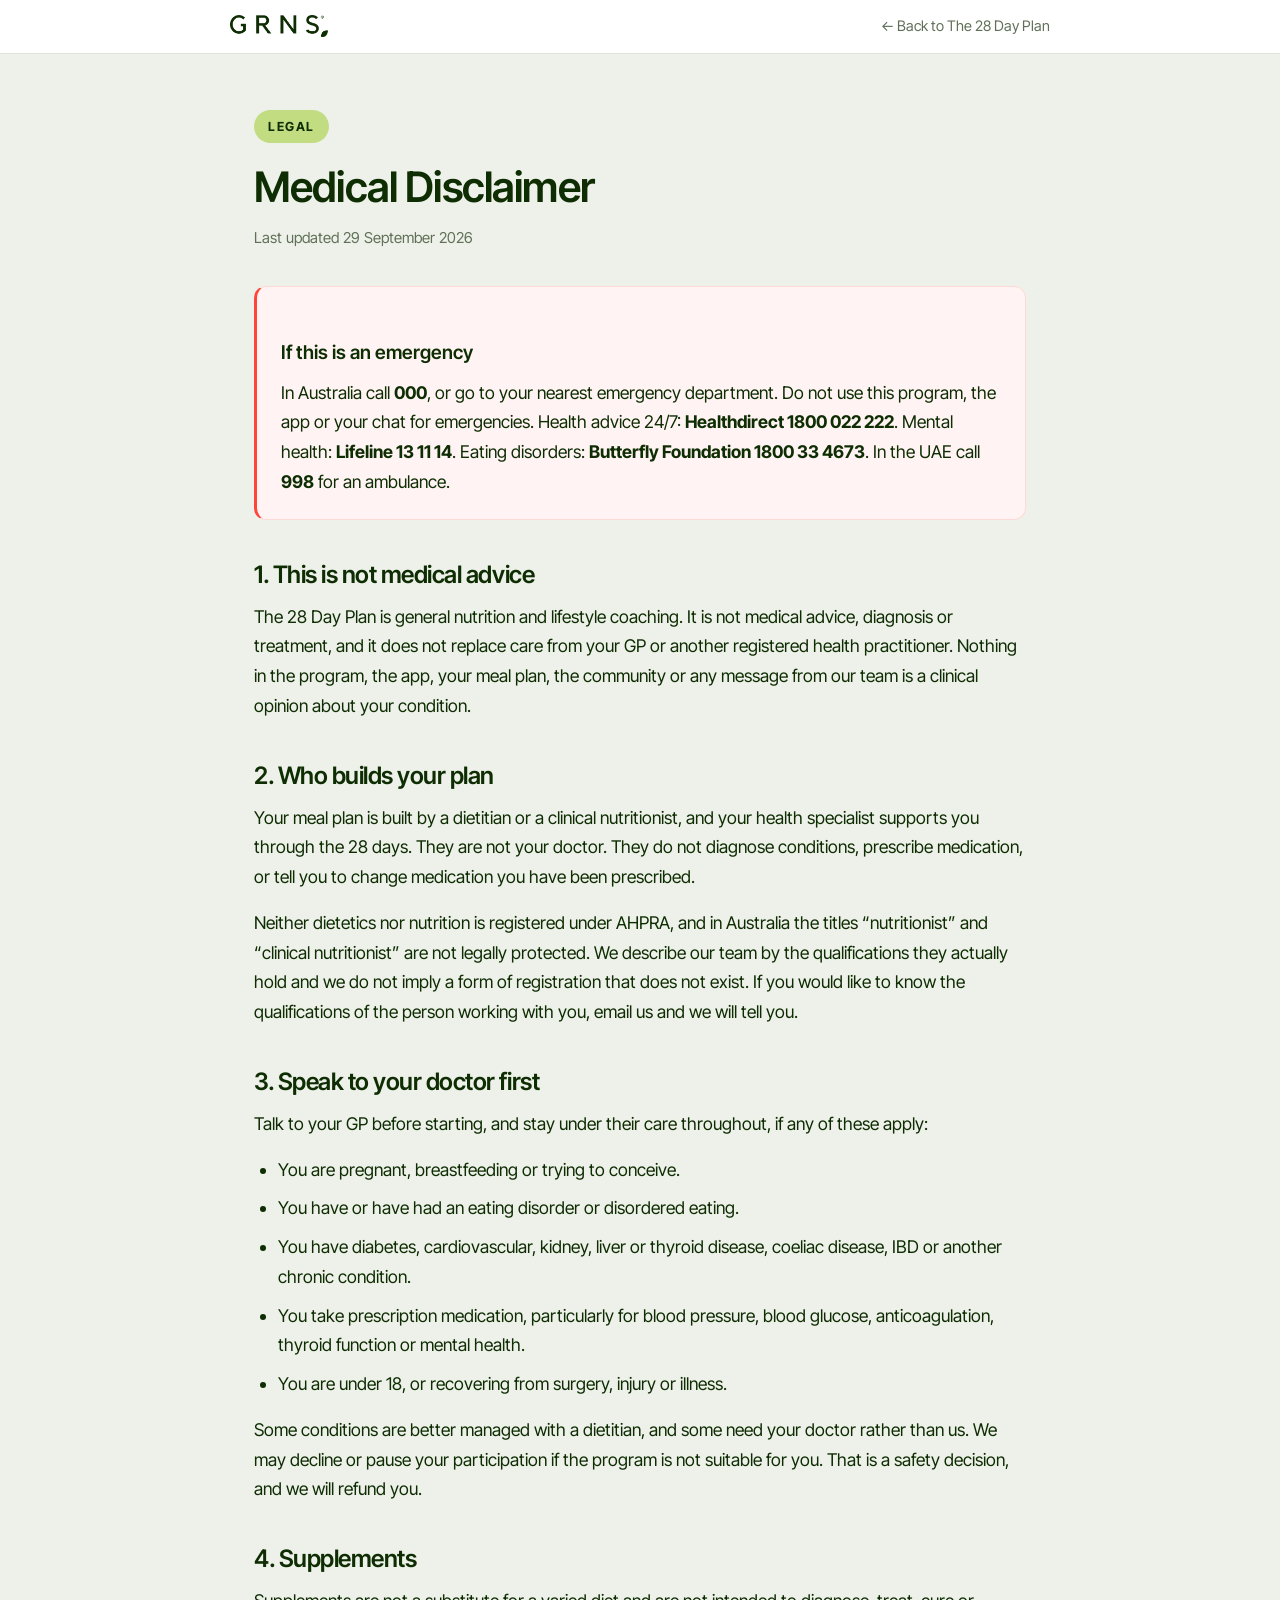
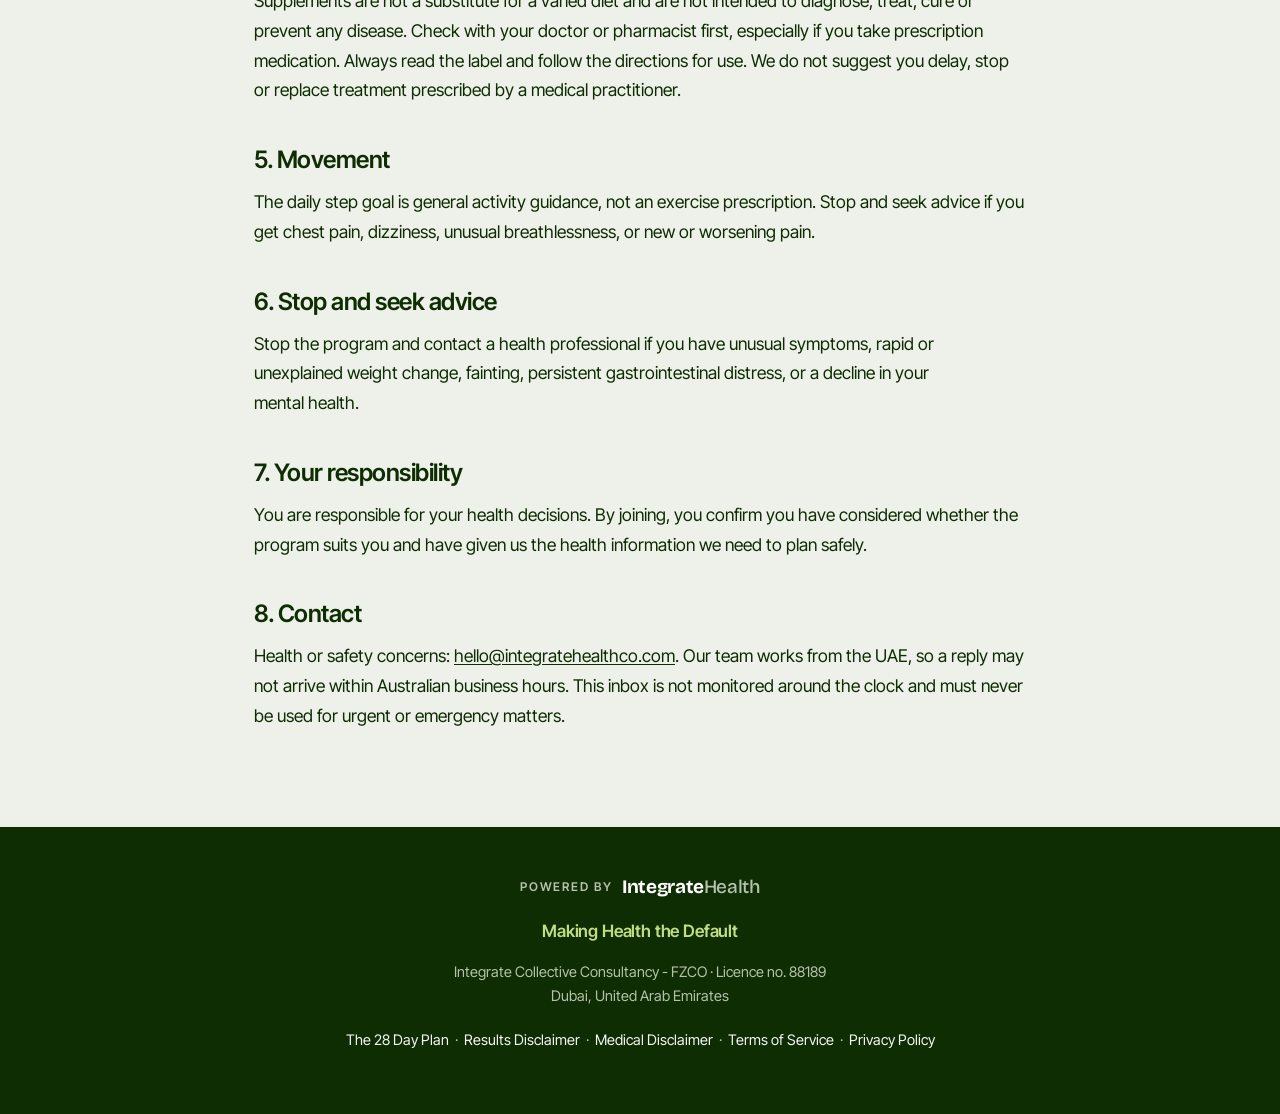
<file: legal/medical-disclaimer.html>
<!doctype html>
<html lang="en-AU">
<head>
<meta charset="utf-8">
<meta name="viewport" content="width=device-width, initial-scale=1">
<title>Medical Disclaimer | IntegrateHealth</title>
<meta name="description" content="The 28 Day Plan is nutrition and lifestyle coaching, not medical care. What that means, and when to speak to your doctor first.">
<link rel="preconnect" href="https://fonts.googleapis.com">
<link rel="preconnect" href="https://fonts.gstatic.com" crossorigin>
<link href="https://fonts.googleapis.com/css2?family=Inter+Tight:wght@400;500;600;700;800&display=swap" rel="stylesheet">
<link href="https://fonts.googleapis.com/css2?family=Bricolage+Grotesque:opsz,wght@12..96,500;12..96,700&text=IntegrateHealth&display=swap" rel="stylesheet">
<link rel="icon" type="image/png" href="[data-uri]">
<link rel="stylesheet" href="legal.css">
</head>
<body>

<header class="l-bar">
  <div class="l-bar-in">
    <a class="l-mark" href="../index.html"><img src="[data-uri]" alt="GRNS" width="98" height="22"></a>
    <a class="l-back" href="../index.html">&larr; Back to The 28 Day Plan</a>
  </div>
</header>

<main class="l-wrap">
  <span class="l-eyebrow">Legal</span>
  <h1>Medical Disclaimer</h1>
  <p class="l-updated">Last updated 29 September 2026</p>

  <div class="l-alert">
    <h3>If this is an emergency</h3>
    <p>In Australia call <strong>000</strong>, or go to your nearest emergency department. Do not use this
    program, the app or your chat for emergencies. Health advice 24/7:
    <strong>Healthdirect 1800 022 222</strong>. Mental health: <strong>Lifeline 13 11 14</strong>.
    Eating disorders: <strong>Butterfly Foundation 1800 33 4673</strong>. In the UAE call <strong>998</strong>
    for an ambulance.</p>
  </div>

  <h2>1. This is not medical advice</h2>
  <p>The 28 Day Plan is general nutrition and lifestyle coaching. It is not medical advice, diagnosis or
  treatment, and it does not replace care from your GP or another registered health practitioner. Nothing in
  the program, the app, your meal plan, the community or any message from our team is a clinical opinion about
  your condition.</p>

  <h2>2. Who builds your plan</h2>
  <p>Your meal plan is built by a dietitian or a clinical nutritionist, and your health specialist supports you
  through the 28 days. They are not your doctor. They do not diagnose conditions, prescribe medication, or tell
  you to change medication you have been prescribed.</p>
  <p>Neither dietetics nor nutrition is registered under AHPRA, and in Australia the titles
  &ldquo;nutritionist&rdquo; and &ldquo;clinical nutritionist&rdquo; are not legally protected. We describe our
  team by the qualifications they actually hold and we do not imply a form of registration that does not exist.
  If you would like to know the qualifications of the person working with you, email us and we will tell you.</p>

  <h2>3. Speak to your doctor first</h2>
  <p>Talk to your GP before starting, and stay under their care throughout, if any of these apply:</p>
  <ul>
    <li>You are pregnant, breastfeeding or trying to conceive.</li>
    <li>You have or have had an eating disorder or disordered eating.</li>
    <li>You have diabetes, cardiovascular, kidney, liver or thyroid disease, coeliac disease, IBD or another
        chronic condition.</li>
    <li>You take prescription medication, particularly for blood pressure, blood glucose, anticoagulation,
        thyroid function or mental health.</li>
    <li>You are under 18, or recovering from surgery, injury or illness.</li>
  </ul>
  <p>Some conditions are better managed with a dietitian, and some need your doctor rather than us. We may
  decline or pause your participation if the program is not suitable for you. That is a safety decision, and we
  will refund you.</p>

  <h2>4. Supplements</h2>
  <p>Supplements are not a substitute for a varied diet and are not intended to diagnose, treat, cure or
  prevent any disease. Check with your doctor or pharmacist first, especially if you take prescription
  medication. Always read the label and follow the directions for use. We do not suggest you delay, stop or
  replace treatment prescribed by a medical practitioner.</p>

  <h2>5. Movement</h2>
  <p>The daily step goal is general activity guidance, not an exercise prescription. Stop and seek advice if
  you get chest pain, dizziness, unusual breathlessness, or new or worsening pain.</p>

  <h2>6. Stop and seek advice</h2>
  <p>Stop the program and contact a health professional if you have unusual symptoms, rapid or unexplained
  weight change, fainting, persistent gastrointestinal distress, or a decline in your mental health.</p>

  <h2>7. Your responsibility</h2>
  <p>You are responsible for your health decisions. By joining, you confirm you have considered whether the
  program suits you and have given us the health information we need to plan safely.</p>

  <h2>8. Contact</h2>
  <p>Health or safety concerns: <a href="mailto:hello@integratehealthco.com">hello@integratehealthco.com</a>. Our team works from the UAE, so a reply
  may not arrive within Australian business hours. This inbox is not monitored around the clock and must never
  be used for urgent or emergency matters.</p>

</main>

<footer class="l-foot">
  <p class="powered">Powered by <span class="ih-mark">Integrate<span>Health</span></span></p>
  <p class="tag">Making Health the Default</p>
  <p>Integrate Collective Consultancy - FZCO &middot; Licence no. 88189<br>
  Dubai, United Arab Emirates</p>
  <p class="links">
    <a href="../index.html">The 28 Day Plan</a> &nbsp;&middot;&nbsp;
    <a href="results-disclaimer.html">Results Disclaimer</a> &nbsp;&middot;&nbsp;
    <a href="medical-disclaimer.html">Medical Disclaimer</a> &nbsp;&middot;&nbsp;
    <a href="terms.html">Terms of Service</a> &nbsp;&middot;&nbsp;
    <a href="privacy.html">Privacy Policy</a>
  </p>
</footer>

</body>
</html>
</file>
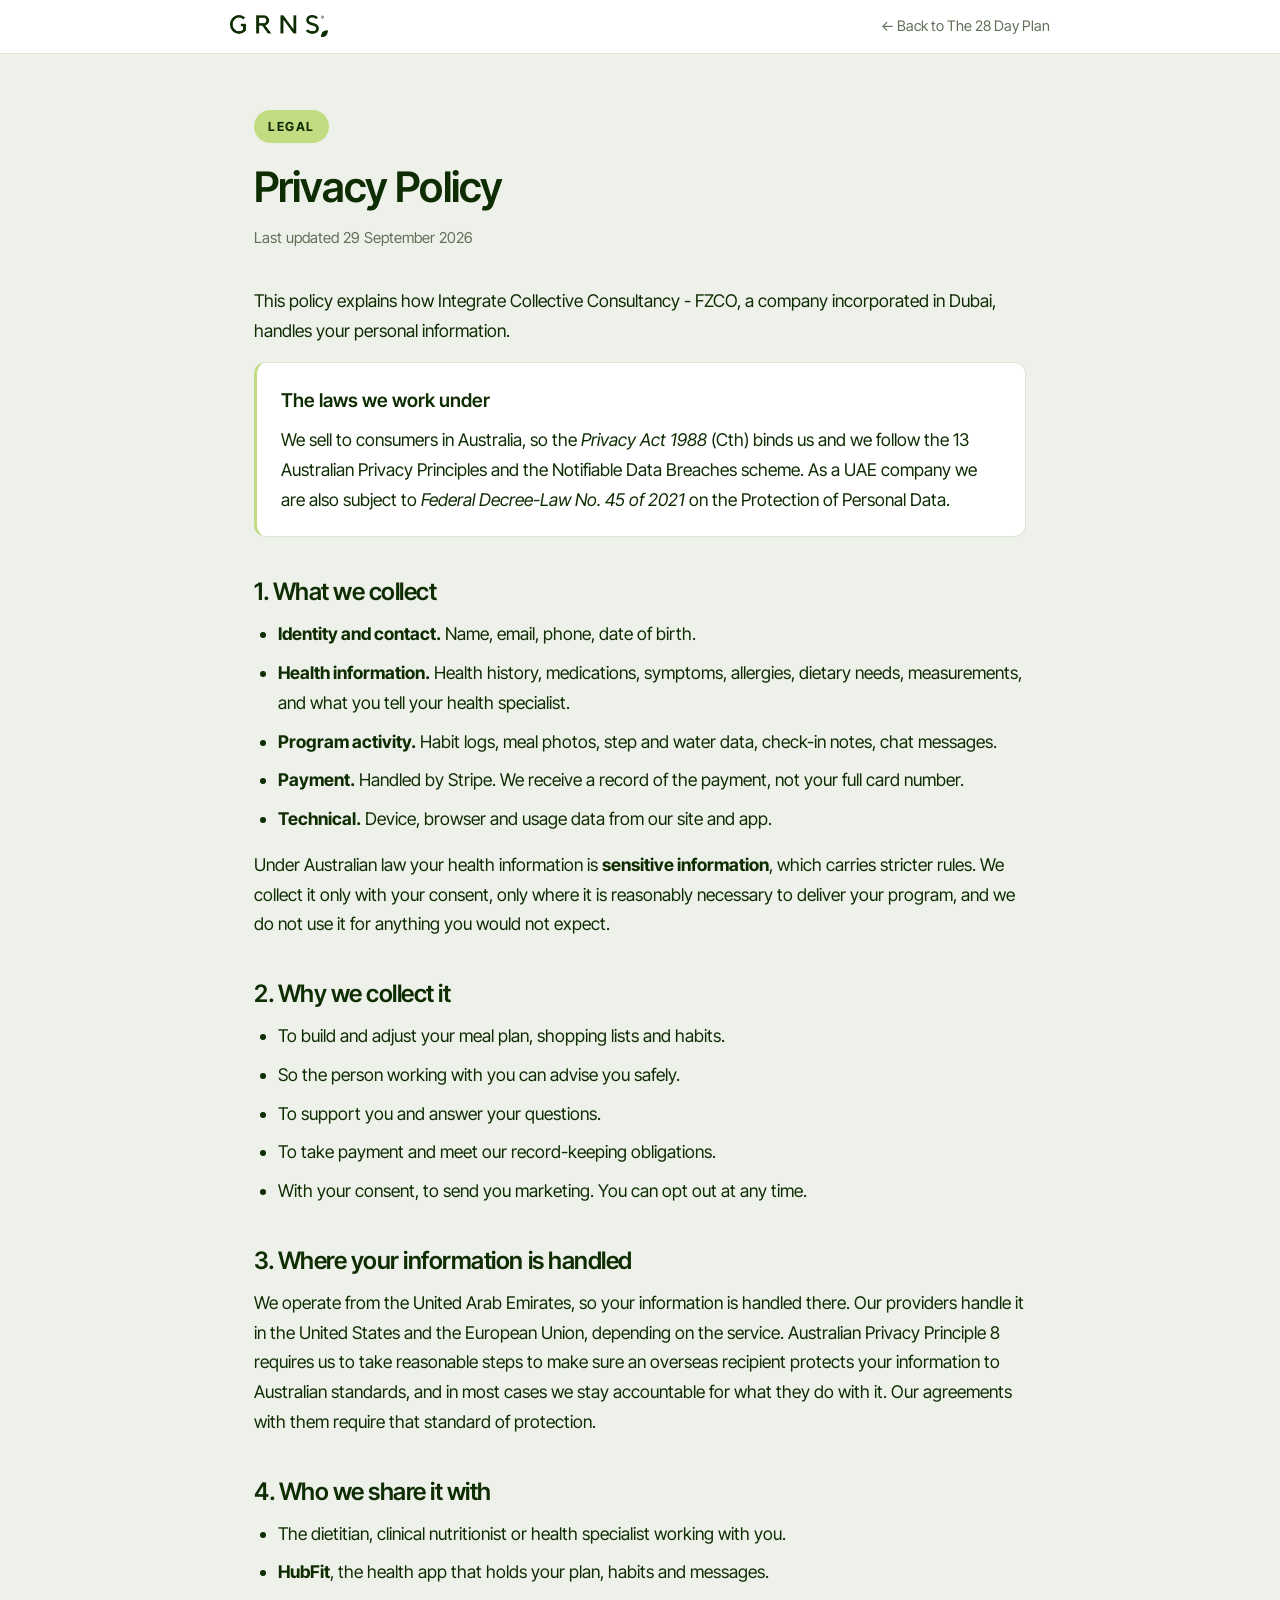
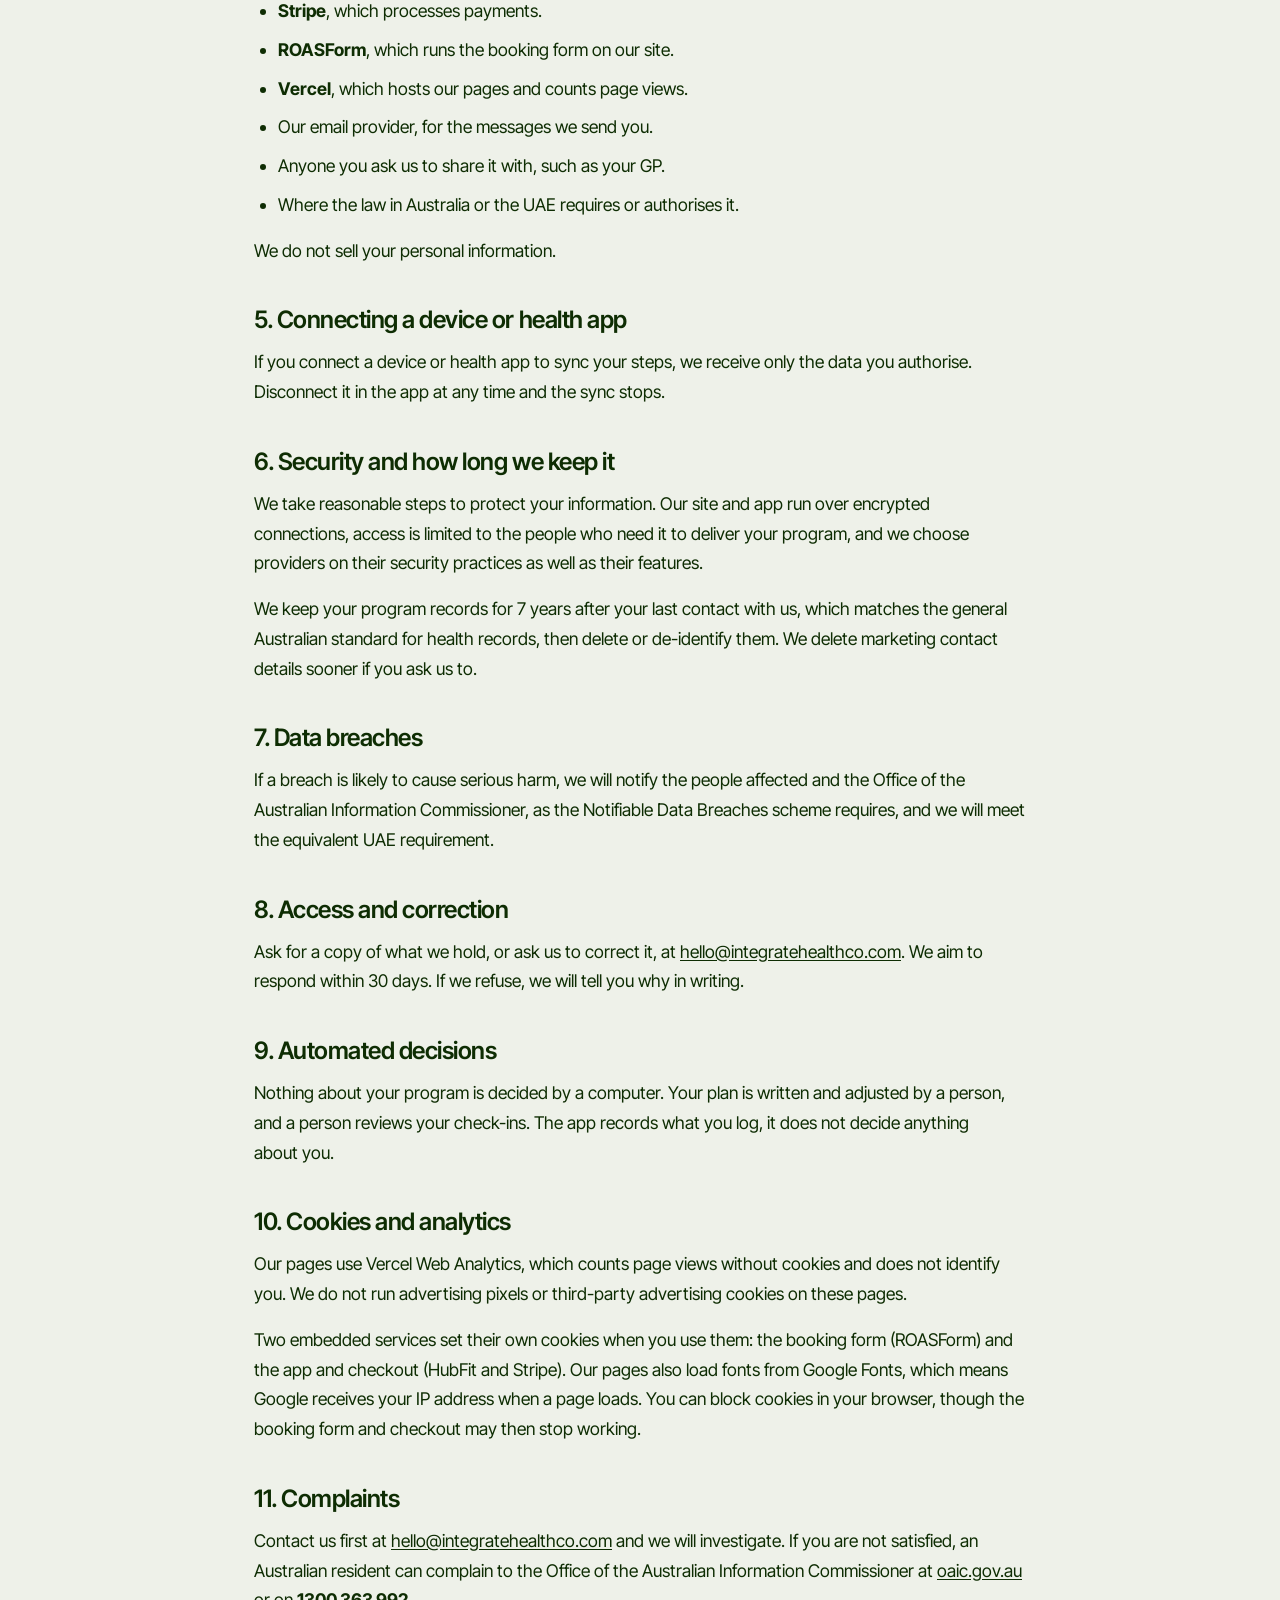
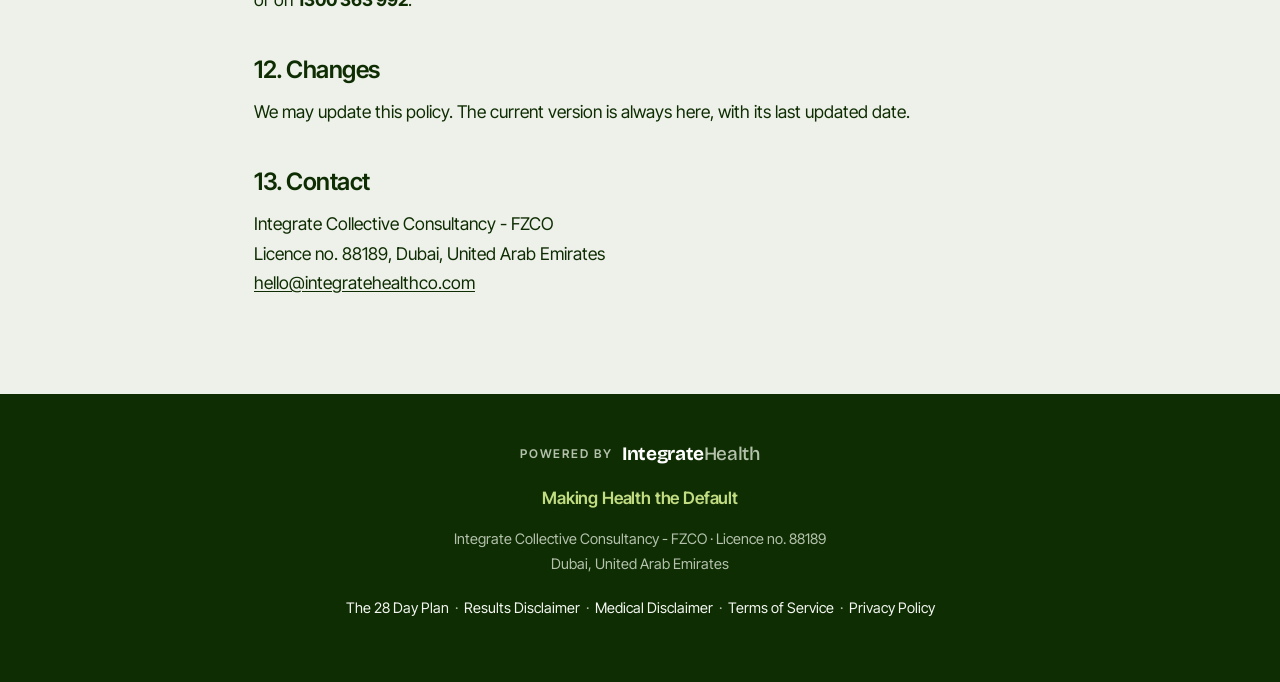
<file: legal/privacy.html>
<!doctype html>
<html lang="en-AU">
<head>
<meta charset="utf-8">
<meta name="viewport" content="width=device-width, initial-scale=1">
<title>Privacy Policy | IntegrateHealth</title>
<meta name="description" content="How IntegrateHealth collects, uses, shares and protects your personal and health information.">
<link rel="preconnect" href="https://fonts.googleapis.com">
<link rel="preconnect" href="https://fonts.gstatic.com" crossorigin>
<link href="https://fonts.googleapis.com/css2?family=Inter+Tight:wght@400;500;600;700;800&display=swap" rel="stylesheet">
<link href="https://fonts.googleapis.com/css2?family=Bricolage+Grotesque:opsz,wght@12..96,500;12..96,700&text=IntegrateHealth&display=swap" rel="stylesheet">
<link rel="icon" type="image/png" href="[data-uri]">
<link rel="stylesheet" href="legal.css">
</head>
<body>

<header class="l-bar">
  <div class="l-bar-in">
    <a class="l-mark" href="../index.html"><img src="[data-uri]" alt="GRNS" width="98" height="22"></a>
    <a class="l-back" href="../index.html">&larr; Back to The 28 Day Plan</a>
  </div>
</header>

<main class="l-wrap">
  <span class="l-eyebrow">Legal</span>
  <h1>Privacy Policy</h1>
  <p class="l-updated">Last updated 29 September 2026</p>

  <p>This policy explains how Integrate Collective Consultancy - FZCO, a company incorporated in Dubai, handles
  your personal information.</p>

  <div class="l-note">
    <h3>The laws we work under</h3>
    <p>We sell to consumers in Australia, so the <i>Privacy Act 1988</i> (Cth) binds us and we follow the 13
    Australian Privacy Principles and the Notifiable Data Breaches scheme. As a UAE company we are also subject
    to <i>Federal Decree-Law No. 45 of 2021</i> on the Protection of Personal Data.</p>
  </div>

  <h2>1. What we collect</h2>
  <ul>
    <li><strong>Identity and contact.</strong> Name, email, phone, date of birth.</li>
    <li><strong>Health information.</strong> Health history, medications, symptoms, allergies, dietary needs,
        measurements, and what you tell your health specialist.</li>
    <li><strong>Program activity.</strong> Habit logs, meal photos, step and water data, check-in notes, chat
        messages.</li>
    <li><strong>Payment.</strong> Handled by Stripe. We receive a record of the payment, not your full card
        number.</li>
    <li><strong>Technical.</strong> Device, browser and usage data from our site and app.</li>
  </ul>
  <p>Under Australian law your health information is <strong>sensitive information</strong>, which carries
  stricter rules. We collect it only with your consent, only where it is reasonably necessary to deliver your
  program, and we do not use it for anything you would not expect.</p>

  <h2>2. Why we collect it</h2>
  <ul>
    <li>To build and adjust your meal plan, shopping lists and habits.</li>
    <li>So the person working with you can advise you safely.</li>
    <li>To support you and answer your questions.</li>
    <li>To take payment and meet our record-keeping obligations.</li>
    <li>With your consent, to send you marketing. You can opt out at any time.</li>
  </ul>

  <h2>3. Where your information is handled</h2>
  <p>We operate from the United Arab Emirates, so your information is handled there. Our providers handle it in
  the United States and the European Union, depending on the service. Australian Privacy Principle 8 requires
  us to take reasonable steps to make sure an overseas recipient protects your information to Australian
  standards, and in most cases we stay accountable for what they do with it. Our agreements with them require
  that standard of protection.</p>

  <h2>4. Who we share it with</h2>
  <ul>
    <li>The dietitian, clinical nutritionist or health specialist working with you.</li>
    <li><strong>HubFit</strong>, the health app that holds your plan, habits and messages.</li>
    <li><strong>Stripe</strong>, which processes payments.</li>
    <li><strong>ROASForm</strong>, which runs the booking form on our site.</li>
    <li><strong>Vercel</strong>, which hosts our pages and counts page views.</li>
    <li>Our email provider, for the messages we send you.</li>
    <li>Anyone you ask us to share it with, such as your GP.</li>
    <li>Where the law in Australia or the UAE requires or authorises it.</li>
  </ul>
  <p>We do not sell your personal information.</p>

  <h2>5. Connecting a device or health app</h2>
  <p>If you connect a device or health app to sync your steps, we receive only the data you authorise.
  Disconnect it in the app at any time and the sync stops.</p>

  <h2>6. Security and how long we keep it</h2>
  <p>We take reasonable steps to protect your information. Our site and app run over encrypted connections,
  access is limited to the people who need it to deliver your program, and we choose providers on their
  security practices as well as their features.</p>
  <p>We keep your program records for 7 years after your last contact with us, which matches the general
  Australian standard for health records, then delete or de-identify them. We delete marketing contact details
  sooner if you ask us to.</p>

  <h2>7. Data breaches</h2>
  <p>If a breach is likely to cause serious harm, we will notify the people affected and the Office of the
  Australian Information Commissioner, as the Notifiable Data Breaches scheme requires, and we will meet the
  equivalent UAE requirement.</p>

  <h2>8. Access and correction</h2>
  <p>Ask for a copy of what we hold, or ask us to correct it, at <a href="mailto:hello@integratehealthco.com">hello@integratehealthco.com</a>. We aim
  to respond within 30 days. If we refuse, we will tell you why in writing.</p>

  <h2>9. Automated decisions</h2>
  <p>Nothing about your program is decided by a computer. Your plan is written and adjusted by a person, and a
  person reviews your check-ins. The app records what you log, it does not decide anything about you.</p>

  <h2>10. Cookies and analytics</h2>
  <p>Our pages use Vercel Web Analytics, which counts page views without cookies and does not identify you. We
  do not run advertising pixels or third-party advertising cookies on these pages.</p>
  <p>Two embedded services set their own cookies when you use them: the booking form (ROASForm) and the app and
  checkout (HubFit and Stripe). Our pages also load fonts from Google Fonts, which means Google receives your
  IP address when a page loads. You can block cookies in your browser, though the booking form and checkout may
  then stop working.</p>

  <h2>11. Complaints</h2>
  <p>Contact us first at <a href="mailto:hello@integratehealthco.com">hello@integratehealthco.com</a> and we will investigate. If you are not
  satisfied, an Australian resident can complain to the Office of the Australian Information Commissioner at
  <a href="https://www.oaic.gov.au" rel="noopener">oaic.gov.au</a> or on <strong>1300 363 992</strong>.</p>

  <h2>12. Changes</h2>
  <p>We may update this policy. The current version is always here, with its last updated date.</p>

  <h2>13. Contact</h2>
  <p>Integrate Collective Consultancy - FZCO<br>
  Licence no. 88189, Dubai, United Arab Emirates<br>
  <a href="mailto:hello@integratehealthco.com">hello@integratehealthco.com</a></p>

</main>

<footer class="l-foot">
  <p class="powered">Powered by <span class="ih-mark">Integrate<span>Health</span></span></p>
  <p class="tag">Making Health the Default</p>
  <p>Integrate Collective Consultancy - FZCO &middot; Licence no. 88189<br>
  Dubai, United Arab Emirates</p>
  <p class="links">
    <a href="../index.html">The 28 Day Plan</a> &nbsp;&middot;&nbsp;
    <a href="results-disclaimer.html">Results Disclaimer</a> &nbsp;&middot;&nbsp;
    <a href="medical-disclaimer.html">Medical Disclaimer</a> &nbsp;&middot;&nbsp;
    <a href="terms.html">Terms of Service</a> &nbsp;&middot;&nbsp;
    <a href="privacy.html">Privacy Policy</a>
  </p>
</footer>

</body>
</html>
</file>
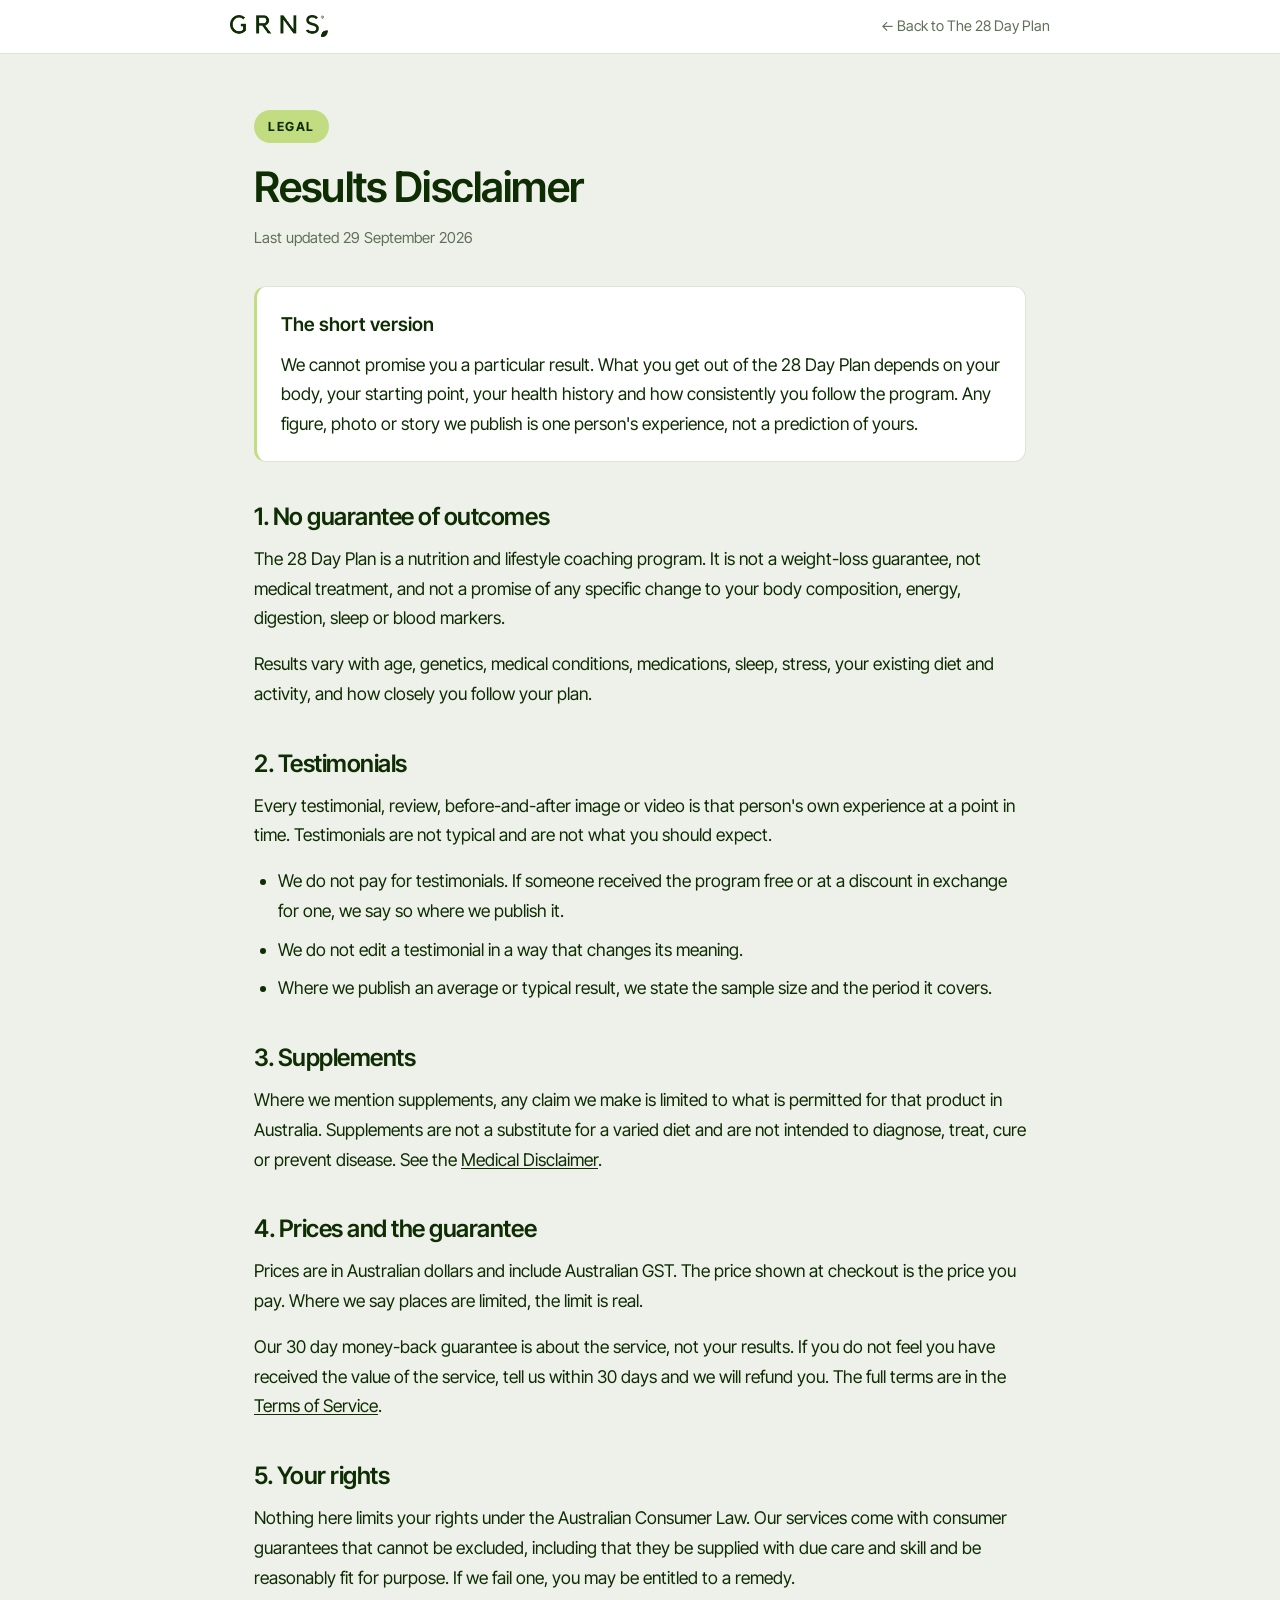
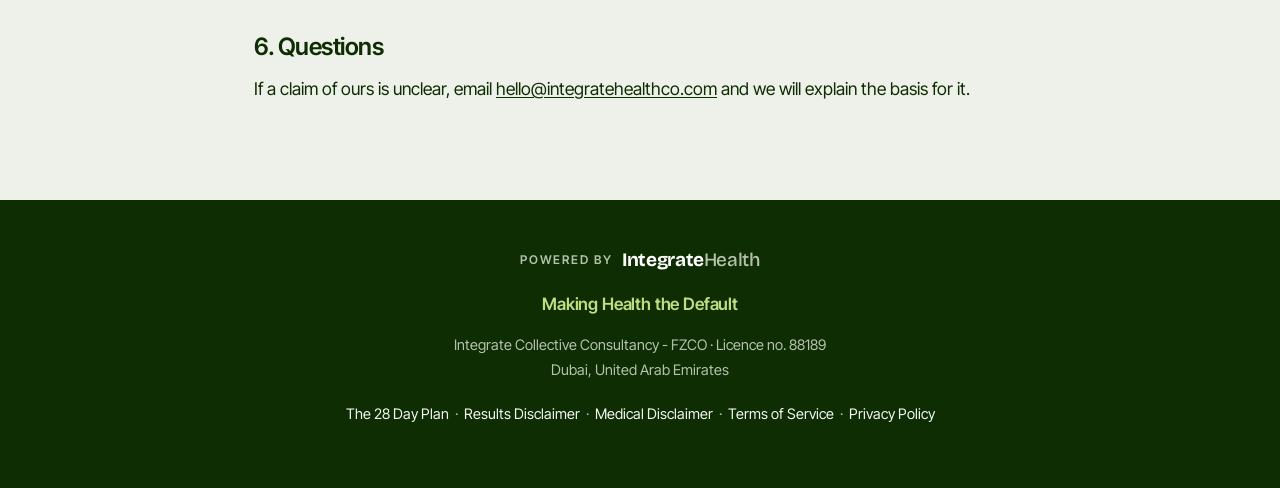
<file: legal/results-disclaimer.html>
<!doctype html>
<html lang="en-AU">
<head>
<meta charset="utf-8">
<meta name="viewport" content="width=device-width, initial-scale=1">
<title>Results Disclaimer | IntegrateHealth</title>
<meta name="description" content="What the 28 Day Plan can and cannot promise, how we handle testimonials, and your rights under the Australian Consumer Law.">
<link rel="preconnect" href="https://fonts.googleapis.com">
<link rel="preconnect" href="https://fonts.gstatic.com" crossorigin>
<link href="https://fonts.googleapis.com/css2?family=Inter+Tight:wght@400;500;600;700;800&display=swap" rel="stylesheet">
<link href="https://fonts.googleapis.com/css2?family=Bricolage+Grotesque:opsz,wght@12..96,500;12..96,700&text=IntegrateHealth&display=swap" rel="stylesheet">
<link rel="icon" type="image/png" href="[data-uri]">
<link rel="stylesheet" href="legal.css">
</head>
<body>

<header class="l-bar">
  <div class="l-bar-in">
    <a class="l-mark" href="../index.html"><img src="[data-uri]" alt="GRNS" width="98" height="22"></a>
    <a class="l-back" href="../index.html">&larr; Back to The 28 Day Plan</a>
  </div>
</header>

<main class="l-wrap">
  <span class="l-eyebrow">Legal</span>
  <h1>Results Disclaimer</h1>
  <p class="l-updated">Last updated 29 September 2026</p>

  <div class="l-note">
    <h3>The short version</h3>
    <p>We cannot promise you a particular result. What you get out of the 28 Day Plan depends on your body,
    your starting point, your health history and how consistently you follow the program. Any figure, photo or
    story we publish is one person's experience, not a prediction of yours.</p>
  </div>

  <h2>1. No guarantee of outcomes</h2>
  <p>The 28 Day Plan is a nutrition and lifestyle coaching program. It is not a weight-loss guarantee, not
  medical treatment, and not a promise of any specific change to your body composition, energy, digestion,
  sleep or blood markers.</p>
  <p>Results vary with age, genetics, medical conditions, medications, sleep, stress, your existing diet and
  activity, and how closely you follow your plan.</p>

  <h2>2. Testimonials</h2>
  <p>Every testimonial, review, before-and-after image or video is that person's own experience at a point in
  time. Testimonials are not typical and are not what you should expect.</p>
  <ul>
    <li>We do not pay for testimonials. If someone received the program free or at a discount in exchange for
        one, we say so where we publish it.</li>
    <li>We do not edit a testimonial in a way that changes its meaning.</li>
    <li>Where we publish an average or typical result, we state the sample size and the period it covers.</li>
  </ul>

  <h2>3. Supplements</h2>
  <p>Where we mention supplements, any claim we make is limited to what is permitted for that product in
  Australia. Supplements are not a substitute for a varied diet and are not intended to diagnose, treat, cure
  or prevent disease. See the <a href="medical-disclaimer.html">Medical Disclaimer</a>.</p>

  <h2>4. Prices and the guarantee</h2>
  <p>Prices are in Australian dollars and include Australian GST. The price shown at checkout is the price you
  pay. Where we say places are limited, the limit is real.</p>
  <p>Our 30 day money-back guarantee is about the service, not your results. If you do not feel you have
  received the value of the service, tell us within 30 days and we will refund you. The full terms are in the
  <a href="terms.html">Terms of Service</a>.</p>

  <h2>5. Your rights</h2>
  <p>Nothing here limits your rights under the Australian Consumer Law. Our services come with consumer
  guarantees that cannot be excluded, including that they be supplied with due care and skill and be reasonably
  fit for purpose. If we fail one, you may be entitled to a remedy.</p>

  <h2>6. Questions</h2>
  <p>If a claim of ours is unclear, email <a href="mailto:hello@integratehealthco.com">hello@integratehealthco.com</a> and we will explain the basis
  for it.</p>

</main>

<footer class="l-foot">
  <p class="powered">Powered by <span class="ih-mark">Integrate<span>Health</span></span></p>
  <p class="tag">Making Health the Default</p>
  <p>Integrate Collective Consultancy - FZCO &middot; Licence no. 88189<br>
  Dubai, United Arab Emirates</p>
  <p class="links">
    <a href="../index.html">The 28 Day Plan</a> &nbsp;&middot;&nbsp;
    <a href="results-disclaimer.html">Results Disclaimer</a> &nbsp;&middot;&nbsp;
    <a href="medical-disclaimer.html">Medical Disclaimer</a> &nbsp;&middot;&nbsp;
    <a href="terms.html">Terms of Service</a> &nbsp;&middot;&nbsp;
    <a href="privacy.html">Privacy Policy</a>
  </p>
</footer>

</body>
</html>
</file>
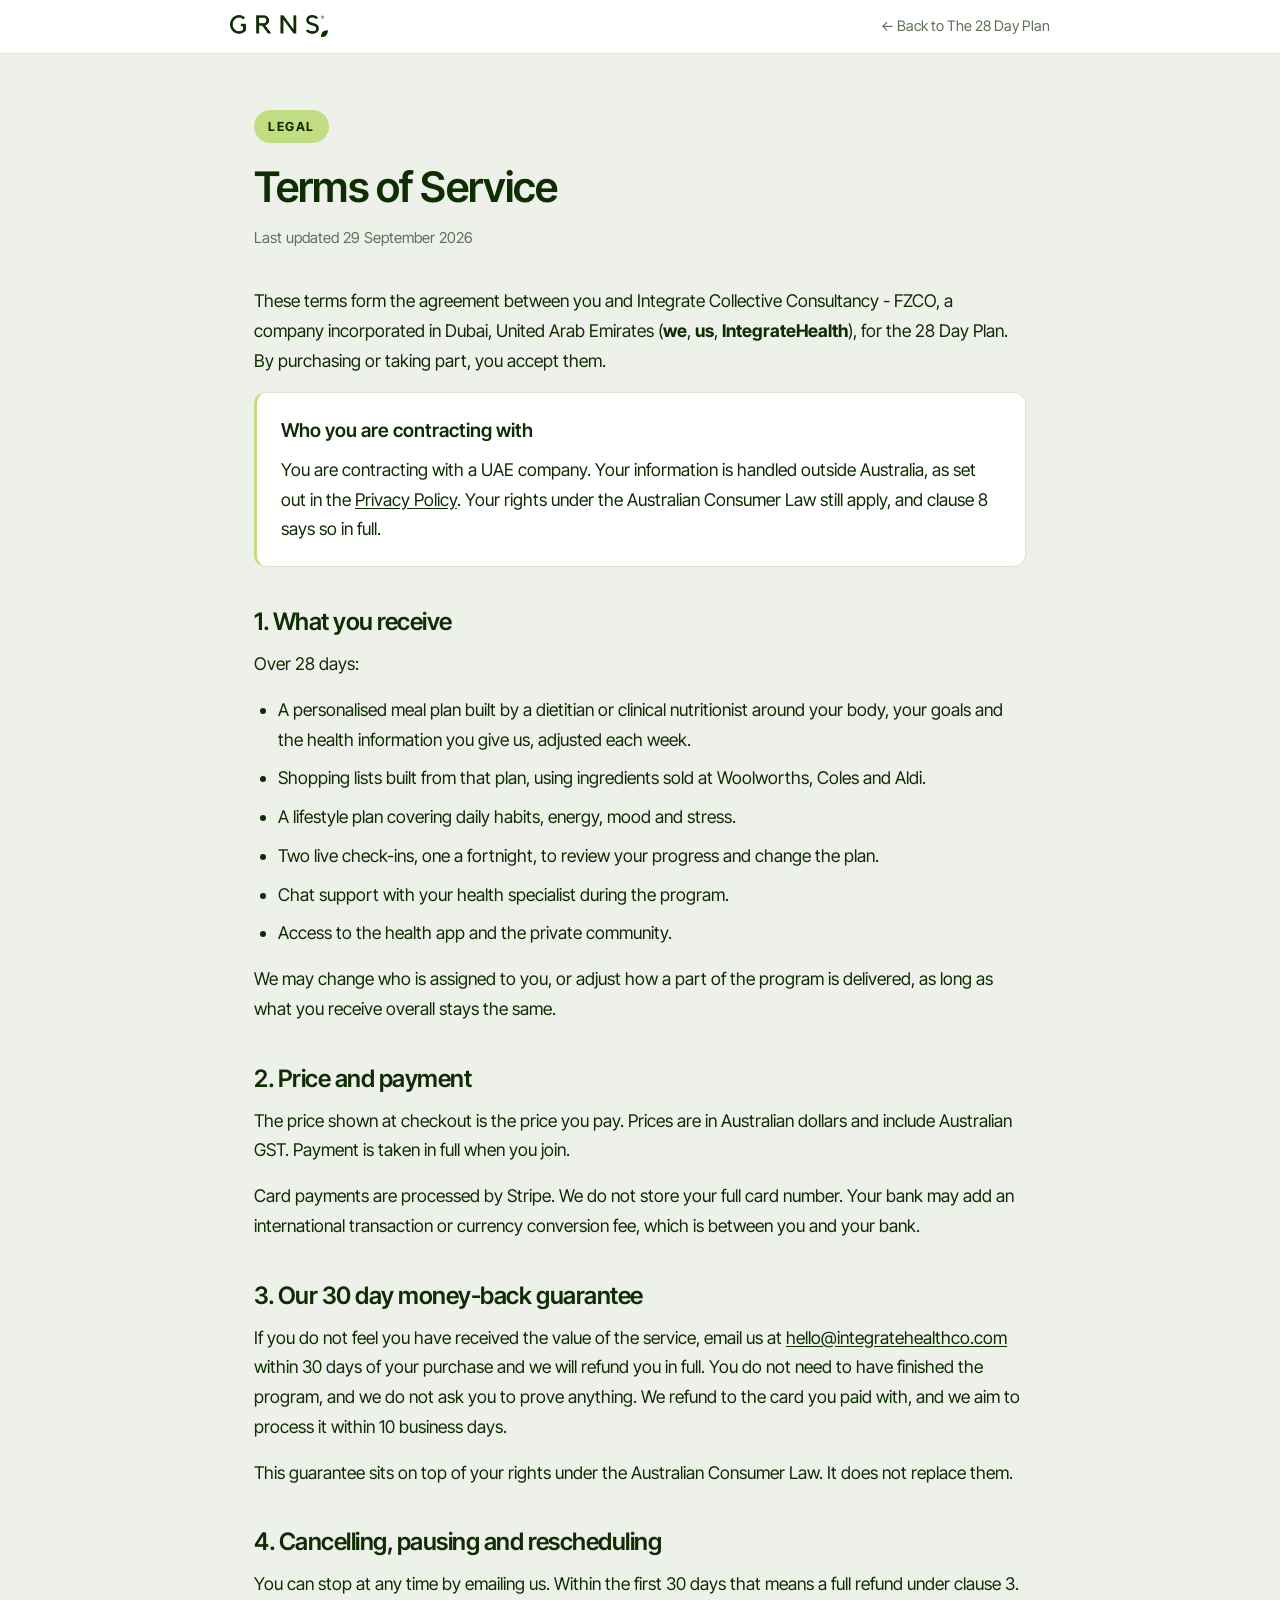
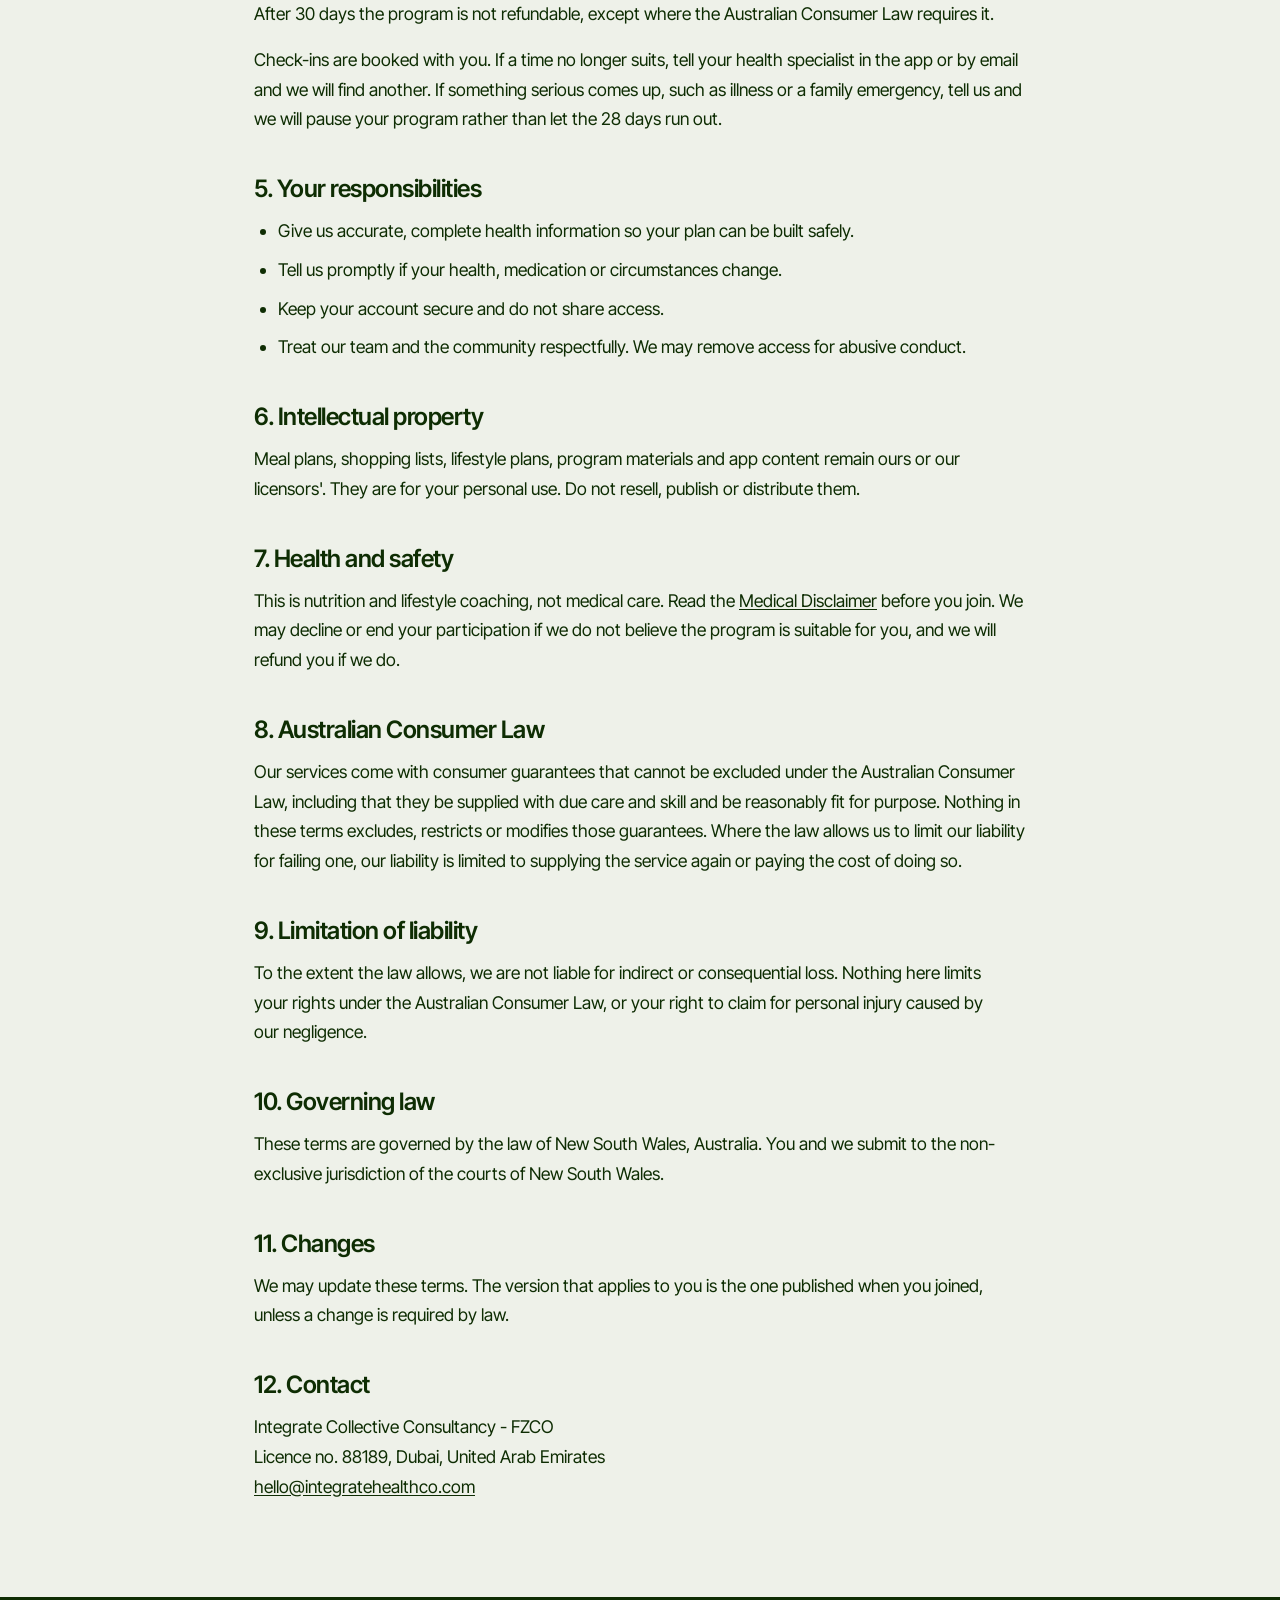
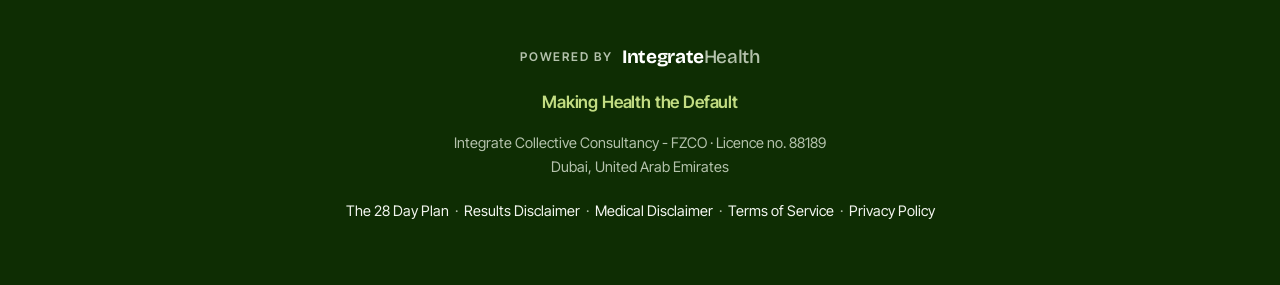
<file: legal/terms.html>
<!doctype html>
<html lang="en-AU">
<head>
<meta charset="utf-8">
<meta name="viewport" content="width=device-width, initial-scale=1">
<title>Terms of Service | IntegrateHealth</title>
<meta name="description" content="The agreement between you and IntegrateHealth for the 28 Day Plan, including payment, the 30 day money-back guarantee and your consumer rights.">
<link rel="preconnect" href="https://fonts.googleapis.com">
<link rel="preconnect" href="https://fonts.gstatic.com" crossorigin>
<link href="https://fonts.googleapis.com/css2?family=Inter+Tight:wght@400;500;600;700;800&display=swap" rel="stylesheet">
<link href="https://fonts.googleapis.com/css2?family=Bricolage+Grotesque:opsz,wght@12..96,500;12..96,700&text=IntegrateHealth&display=swap" rel="stylesheet">
<link rel="icon" type="image/png" href="[data-uri]">
<link rel="stylesheet" href="legal.css">
</head>
<body>

<header class="l-bar">
  <div class="l-bar-in">
    <a class="l-mark" href="../index.html"><img src="[data-uri]" alt="GRNS" width="98" height="22"></a>
    <a class="l-back" href="../index.html">&larr; Back to The 28 Day Plan</a>
  </div>
</header>

<main class="l-wrap">
  <span class="l-eyebrow">Legal</span>
  <h1>Terms of Service</h1>
  <p class="l-updated">Last updated 29 September 2026</p>

  <p>These terms form the agreement between you and Integrate Collective Consultancy - FZCO, a company
  incorporated in Dubai, United Arab Emirates (<strong>we</strong>, <strong>us</strong>,
  <strong>IntegrateHealth</strong>), for the 28 Day Plan. By purchasing or taking part, you accept them.</p>

  <div class="l-note">
    <h3>Who you are contracting with</h3>
    <p>You are contracting with a UAE company. Your information is handled outside Australia, as set out in
    the <a href="privacy.html">Privacy Policy</a>. Your rights under the Australian Consumer Law still apply,
    and clause 8 says so in full.</p>
  </div>

  <h2>1. What you receive</h2>
  <p>Over 28 days:</p>
  <ul>
    <li>A personalised meal plan built by a dietitian or clinical nutritionist around your body, your goals
        and the health information you give us, adjusted each week.</li>
    <li>Shopping lists built from that plan, using ingredients sold at Woolworths, Coles and Aldi.</li>
    <li>A lifestyle plan covering daily habits, energy, mood and stress.</li>
    <li>Two live check-ins, one a fortnight, to review your progress and change the plan.</li>
    <li>Chat support with your health specialist during the program.</li>
    <li>Access to the health app and the private community.</li>
  </ul>
  <p>We may change who is assigned to you, or adjust how a part of the program is delivered, as long as what
  you receive overall stays the same.</p>

  <h2>2. Price and payment</h2>
  <p>The price shown at checkout is the price you pay. Prices are in Australian dollars and include Australian
  GST. Payment is taken in full when you join.</p>
  <p>Card payments are processed by Stripe. We do not store your full card number. Your bank may add an
  international transaction or currency conversion fee, which is between you and your bank.</p>

  <h2>3. Our 30 day money-back guarantee</h2>
  <p>If you do not feel you have received the value of the service, email us at
  <a href="mailto:hello@integratehealthco.com">hello@integratehealthco.com</a> within 30 days of your purchase and we will refund you in full. You do
  not need to have finished the program, and we do not ask you to prove anything. We refund to the card you
  paid with, and we aim to process it within 10 business days.</p>
  <p>This guarantee sits on top of your rights under the Australian Consumer Law. It does not replace them.</p>

  <h2>4. Cancelling, pausing and rescheduling</h2>
  <p>You can stop at any time by emailing us. Within the first 30 days that means a full refund under clause 3.
  After 30 days the program is not refundable, except where the Australian Consumer Law requires it.</p>
  <p>Check-ins are booked with you. If a time no longer suits, tell your health specialist in the app or by
  email and we will find another. If something serious comes up, such as illness or a family emergency, tell us
  and we will pause your program rather than let the 28 days run out.</p>

  <h2>5. Your responsibilities</h2>
  <ul>
    <li>Give us accurate, complete health information so your plan can be built safely.</li>
    <li>Tell us promptly if your health, medication or circumstances change.</li>
    <li>Keep your account secure and do not share access.</li>
    <li>Treat our team and the community respectfully. We may remove access for abusive conduct.</li>
  </ul>

  <h2>6. Intellectual property</h2>
  <p>Meal plans, shopping lists, lifestyle plans, program materials and app content remain ours or our
  licensors'. They are for your personal use. Do not resell, publish or distribute them.</p>

  <h2>7. Health and safety</h2>
  <p>This is nutrition and lifestyle coaching, not medical care. Read the
  <a href="medical-disclaimer.html">Medical Disclaimer</a> before you join. We may decline or end your
  participation if we do not believe the program is suitable for you, and we will refund you if we do.</p>

  <h2>8. Australian Consumer Law</h2>
  <p>Our services come with consumer guarantees that cannot be excluded under the Australian Consumer Law,
  including that they be supplied with due care and skill and be reasonably fit for purpose. Nothing in these
  terms excludes, restricts or modifies those guarantees. Where the law allows us to limit our liability for
  failing one, our liability is limited to supplying the service again or paying the cost of doing so.</p>

  <h2>9. Limitation of liability</h2>
  <p>To the extent the law allows, we are not liable for indirect or consequential loss. Nothing here limits
  your rights under the Australian Consumer Law, or your right to claim for personal injury caused by our
  negligence.</p>

  <h2>10. Governing law</h2>
  <p>These terms are governed by the law of New South Wales, Australia. You and we submit to the
  non-exclusive jurisdiction of the courts of New South Wales.</p>

  <h2>11. Changes</h2>
  <p>We may update these terms. The version that applies to you is the one published when you joined, unless a
  change is required by law.</p>

  <h2>12. Contact</h2>
  <p>Integrate Collective Consultancy - FZCO<br>
  Licence no. 88189, Dubai, United Arab Emirates<br>
  <a href="mailto:hello@integratehealthco.com">hello@integratehealthco.com</a></p>

</main>

<footer class="l-foot">
  <p class="powered">Powered by <span class="ih-mark">Integrate<span>Health</span></span></p>
  <p class="tag">Making Health the Default</p>
  <p>Integrate Collective Consultancy - FZCO &middot; Licence no. 88189<br>
  Dubai, United Arab Emirates</p>
  <p class="links">
    <a href="../index.html">The 28 Day Plan</a> &nbsp;&middot;&nbsp;
    <a href="results-disclaimer.html">Results Disclaimer</a> &nbsp;&middot;&nbsp;
    <a href="medical-disclaimer.html">Medical Disclaimer</a> &nbsp;&middot;&nbsp;
    <a href="terms.html">Terms of Service</a> &nbsp;&middot;&nbsp;
    <a href="privacy.html">Privacy Policy</a>
  </p>
</footer>

</body>
</html>
</file>
<file: legal/legal.css>
/* ============================================================
   Legal pages — same GRNS tokens as the landing page
   ============================================================ */
:root{
  --paper:#FFFFFF; --cloud:#FAFBF8; --bone:#EEF1E9; --bone-2:#E2E8DD;
  --ink:#0E2D03; --ink-soft:#47513F; --ink-faint:#607058;
  --on-dark:#F3F6F0; --on-dark-soft:#B4C2AC; --mist:#DDE3D7;
  --accent:#C2DC82; --accent-2:#B3D16B; --accent-wash:#EAF0E5;
  --alert:#FF453A;
  --font-display:'Inter Tight',ui-sans-serif,system-ui,sans-serif;
  --font-sans:'Inter Tight',ui-sans-serif,system-ui,sans-serif;
  --gutter:24px;
}
*,*::before,*::after{box-sizing:border-box}
html{-webkit-text-size-adjust:100%;-webkit-font-smoothing:antialiased}
body{margin:0;background:var(--bone);color:var(--ink);
  font-family:var(--font-sans);font-size:17.5px;line-height:1.7}
a{color:var(--ink);text-decoration:underline;text-underline-offset:2px}
a:hover{text-decoration-thickness:2px}
:focus-visible{outline:2px solid var(--ink);outline-offset:3px;border-radius:4px}

/* Header */
.l-bar{background:var(--paper);border-bottom:1px solid var(--mist);
  padding:14px var(--gutter)}
.l-bar-in{max-width:820px;margin:0 auto;display:flex;align-items:center;
  justify-content:space-between;gap:20px}
.l-mark{font-family:var(--font-display);font-weight:700;font-size:19px;
  letter-spacing:-.02em;text-decoration:none}
.l-mark span{color:var(--ink-faint);font-weight:500}
.l-back{font-size:14.5px;color:var(--ink-faint);text-decoration:none}
.l-back:hover{color:var(--ink);text-decoration:underline}

/* Body */
.l-wrap{max-width:820px;margin:0 auto;padding:56px var(--gutter) 80px}
.l-eyebrow{display:inline-block;background:var(--accent);color:var(--ink);
  font-weight:700;font-size:12.5px;letter-spacing:.12em;text-transform:uppercase;
  padding:6px 14px;border-radius:999px;margin-bottom:20px}
h1{font-family:var(--font-display);font-weight:600;font-size:42px;line-height:1.14;
  letter-spacing:-.02em;margin:0 0 14px;text-wrap:balance}
.l-updated{color:var(--ink-faint);font-size:15px;margin:0 0 36px}
h2{font-family:var(--font-display);font-weight:600;font-size:24px;line-height:1.25;
  letter-spacing:-.02em;margin:40px 0 12px}
h3{font-family:var(--font-display);font-weight:600;font-size:19px;margin:28px 0 8px}
p{margin:0 0 16px;text-wrap:pretty}
ul,ol{margin:0 0 16px;padding-left:24px}
li{margin-bottom:9px;text-wrap:pretty}
strong{font-weight:700}

/* Callouts */
.l-note{background:var(--paper);border:1px solid var(--mist);
  border-left:3px solid var(--accent);border-radius:12px;
  padding:22px 24px;margin:0 0 32px}
.l-note p:last-child{margin-bottom:0}
.l-note h3{margin-top:0}
.l-alert{background:#FFF4F3;border:1px solid #FFD9D6;border-left:3px solid var(--alert);
  border-radius:12px;padding:22px 24px;margin:0 0 32px}
.l-alert p:last-child{margin-bottom:0}
.l-draft{background:var(--ink);color:var(--on-dark);border-radius:12px;
  padding:20px 24px;margin:0 0 36px;font-size:15.5px;line-height:1.65}
.l-draft b{color:var(--accent)}
.l-draft p:last-child{margin-bottom:0}
.tbd{background:var(--accent-wash);border:1px dashed var(--ink-faint);
  border-radius:5px;padding:1px 7px;font-size:.92em;font-weight:600;white-space:nowrap}

/* Footer */
.l-foot{background:var(--ink);color:var(--on-dark-soft);padding:44px var(--gutter);
  text-align:center;font-size:14.5px}
.l-foot a{color:var(--on-dark);text-decoration:none}
.l-foot a:hover{text-decoration:underline}
.l-foot .tag{color:var(--accent);font-family:var(--font-display);
  font-weight:600;font-size:17px;margin-bottom:14px;letter-spacing:-.01em}
.l-foot .links{margin-top:10px;line-height:2}

@media (max-width:640px){
  body{font-size:16.5px}
  .l-wrap{padding:36px var(--gutter) 56px}
  h1{font-size:30px}
  h2{font-size:21px}
}

/* GRNS logo in the header */
.l-mark img{display:block;height:22px;width:auto}

/* Footer credit: "Powered by" plus the IntegrateHealth wordmark in its own font */
.powered{display:flex;align-items:center;justify-content:center;gap:10px;margin:0 0 14px;
  font-size:12px;font-weight:600;letter-spacing:.14em;text-transform:uppercase;color:var(--on-dark-soft)}
.ih-mark{font-family:'Bricolage Grotesque',var(--font-sans);font-weight:700;font-size:19px;
  letter-spacing:-.02em;text-transform:none;color:var(--paper)}
.ih-mark span{font-weight:500;color:var(--on-dark-soft)}
</file>
